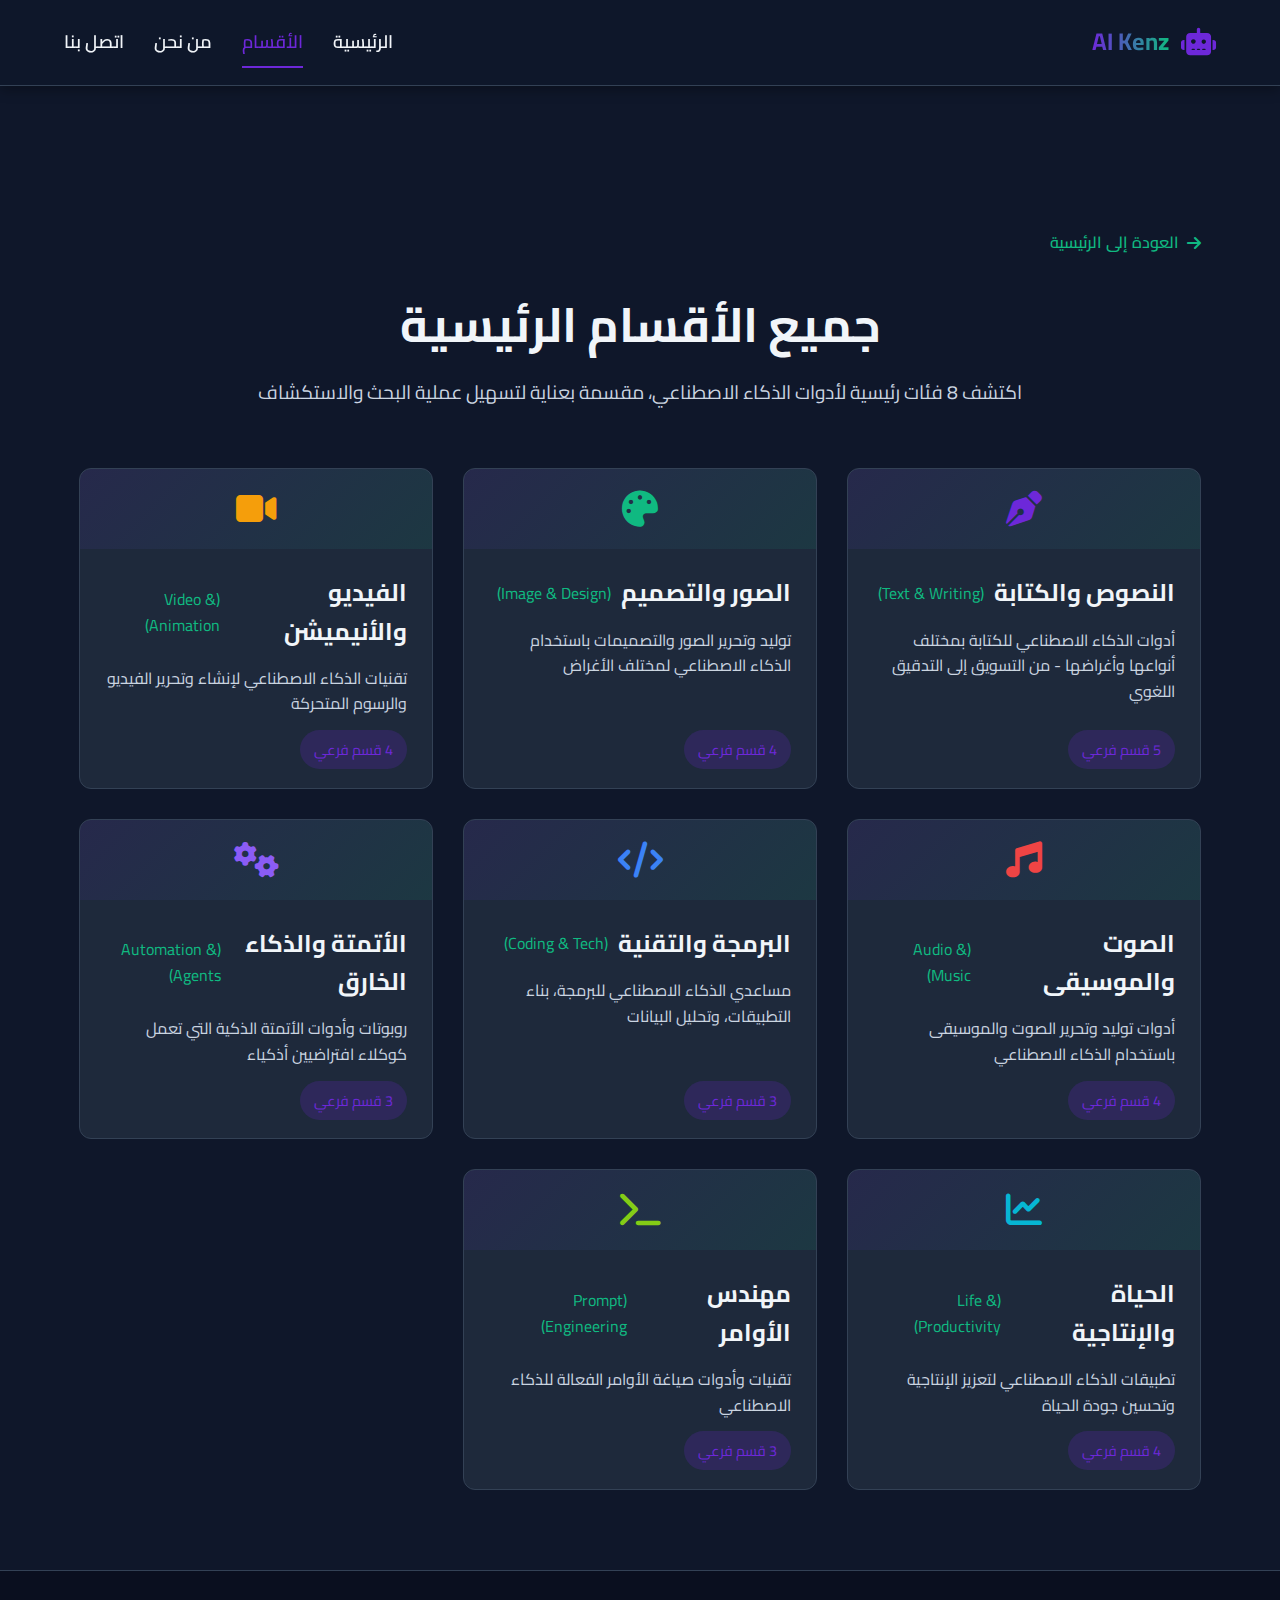
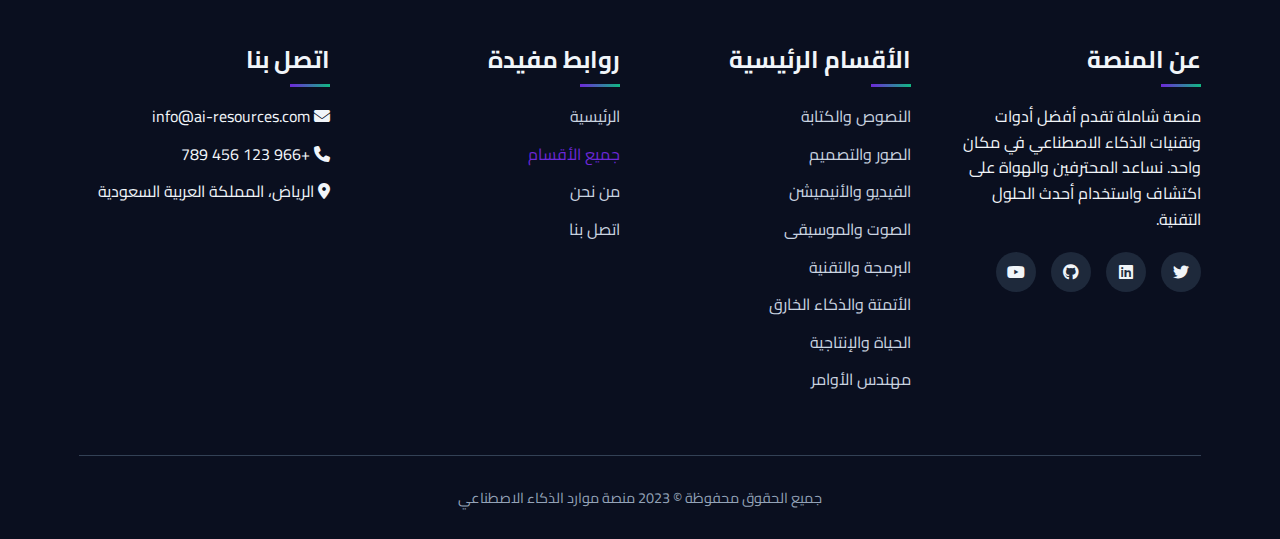
<file: category.html>
<!DOCTYPE html>
<html lang="ar" dir="rtl">
<head>
    <meta charset="UTF-8">
    <meta name="viewport" content="width=device-width, initial-scale=1.0">
    <title>الأقسام الرئيسية - موارد الذكاء الاصطناعي</title>
    <link rel="preconnect" href="https://fonts.googleapis.com">
    <link rel="preconnect" href="https://fonts.gstatic.com" crossorigin>
    <link href="https://fonts.googleapis.com/css2?family=Cairo:wght@300;400;500;600;700;800&display=swap" rel="stylesheet">
    <link rel="stylesheet" href="https://cdnjs.cloudflare.com/ajax/libs/font-awesome/6.4.0/css/all.min.css">
    <link rel="stylesheet" href="css/style.css">
    <link rel="stylesheet" href="css/responsive.css">
            <script async="async" data-cfasync="false" src="https://pl28676067.effectivegatecpm.com/4e1259cb77d5f8b7cd36d3608e3394c6/invoke.js"></script>

</head>
<body>
    <!-- الهيدر -->
    <header>
        <div class="container header-container">
            <div class="logo">
                <a href="index.html" class="logo-link">
                    <div class="logo-icon">
                        <i class="fas fa-robot"></i>
                    </div>
                    <div class="logo-text">AI Kenz</div>
                </a>
            </div>
            
            <nav>
                <ul id="main-menu">
                    <li><a href="index.html">الرئيسية</a></li>
                    <li><a href="category.html" class="active">الأقسام</a></li>
                    <li><a href="about.html">من نحن</a></li>
                    <li><a href="contact.html">اتصل بنا</a></li>
                </ul>
                <button class="mobile-menu-btn" id="mobile-menu-toggle">
                    <i class="fas fa-bars"></i>
                </button>
            </nav>
        </div>
    </header>

    <!-- صفحة الأقسام الرئيسية -->
    <!-- فقط تحديث وصف الصفحة في category.html -->
<section class="main-category-page">
    <div class="container">
        <a href="index.html" class="back-btn">
            <i class="fas fa-arrow-right"></i>
            العودة إلى الرئيسية
        </a>
        
        <div class="page-header">
            <h1>جميع الأقسام الرئيسية</h1>
            <p>اكتشف 8 فئات رئيسية لأدوات الذكاء الاصطناعي، مقسمة بعناية لتسهيل عملية البحث والاستكشاف</p>
        </div>

<div id="container-4e1259cb77d5f8b7cd36d3608e3394c6"></div>
        
        <div class="cards-grid" id="all-categories">
            <!-- سيتم ملئها ديناميكياً -->
        </div>
    </div>
</section>

    <!-- الفوتر -->
    <footer>
        <div class="container">
            <div class="footer-container">
                <div class="footer-column">
                    <h3>عن المنصة</h3>
                    <p>منصة شاملة تقدم أفضل أدوات وتقنيات الذكاء الاصطناعي في مكان واحد. نساعد المحترفين والهواة على اكتشاف واستخدام أحدث الحلول التقنية.</p>
                    <div class="social-icons">
                        <a href="#"><i class="fab fa-twitter"></i></a>
                        <a href="#"><i class="fab fa-linkedin"></i></a>
                        <a href="#"><i class="fab fa-github"></i></a>
                        <a href="#"><i class="fab fa-youtube"></i></a>
                    </div>
                </div>
                
                <div class="footer-column">
                    <h3>الأقسام الرئيسية</h3>
                    <ul class="footer-links" id="footer-categories">
                        <!-- سيتم ملئها ديناميكياً -->
                    </ul>
                </div>
                
                <div class="footer-column">
                    <h3>روابط مفيدة</h3>
                    <ul class="footer-links">
                        <li><a href="index.html">الرئيسية</a></li>
                        <li><a href="category.html" class="active">جميع الأقسام</a></li>
                        <li><a href="about.html">من نحن</a></li>
                        <li><a href="contact.html">اتصل بنا</a></li>
                    </ul>
                </div>
                
                <div class="footer-column">
                    <h3>اتصل بنا</h3>
                    <ul class="footer-links">
                        <li><i class="fas fa-envelope"></i> info@ai-resources.com</li>
                        <li><i class="fas fa-phone"></i> +966 123 456 789</li>
                        <li><i class="fas fa-map-marker-alt"></i> الرياض، المملكة العربية السعودية</li>
                    </ul>
                </div>
            </div>
            
            <div class="copyright">
                <p>جميع الحقوق محفوظة &copy; 2023 منصة موارد الذكاء الاصطناعي</p>
            </div>
        </div>
    </footer>

    <script src="js/data.js"></script>
    <script src="js/main.js"></script>
    <script src="js/navigation.js"></script>
    <script>
        // تحميل جميع الأقسام في صفحة الأقسام
        document.addEventListener('DOMContentLoaded', function() {
            loadAllCategories();
            setupFooterCategories();
            
            // إضافة مستمعي الأحداث للبطاقات
            setTimeout(() => {
                document.querySelectorAll('.category-card').forEach(card => {
                    card.addEventListener('click', function() {
                        const categoryId = this.dataset.categoryId;
                        localStorage.setItem('selectedCategory', categoryId);
                        window.location.href = 'subcategory.html';
                    });
                });
            }, 100);
        });
    </script>
</body>
</html>
</file>
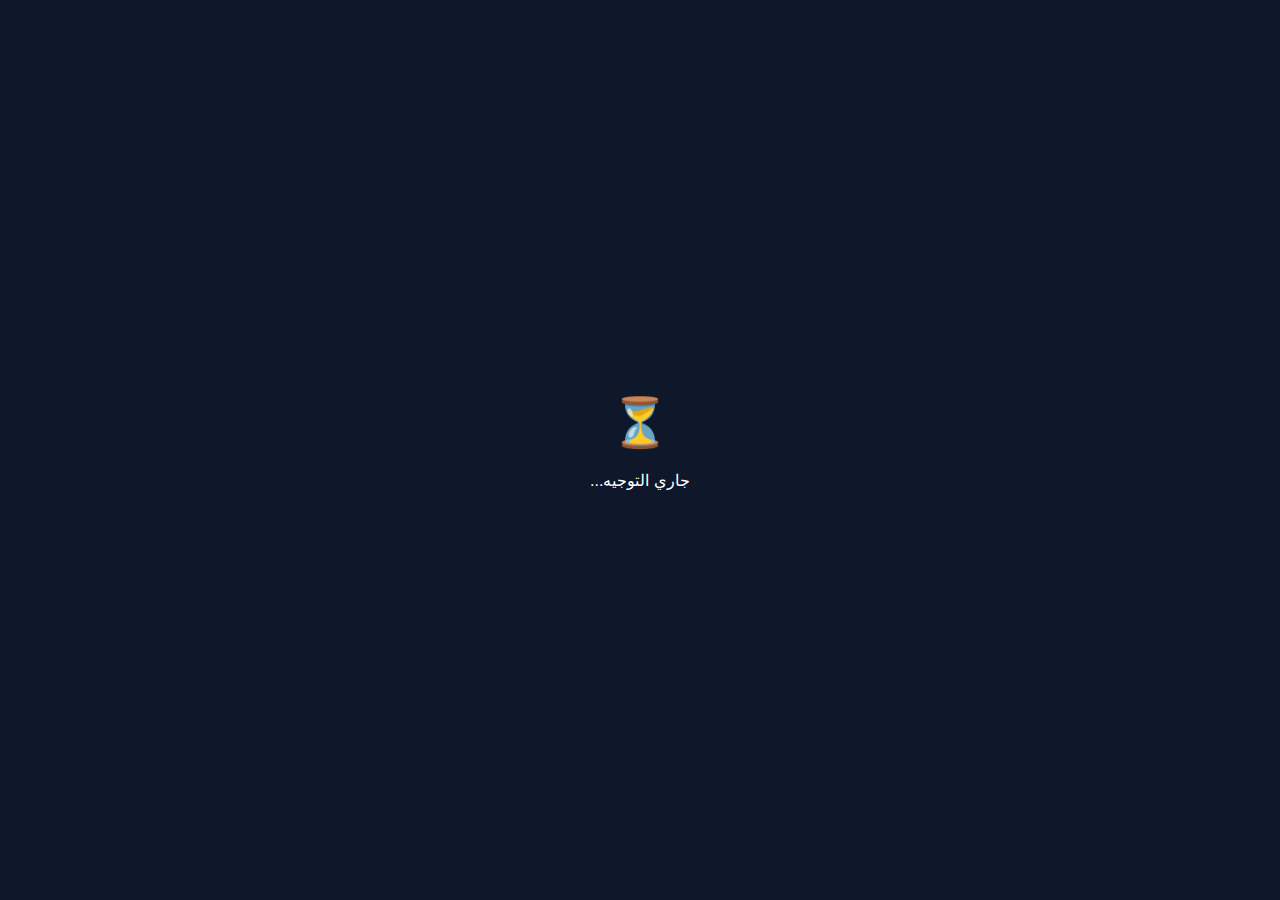
<file: redirect.html>
<!DOCTYPE html>
<html lang="ar" dir="rtl">
<head>
    <meta charset="UTF-8">
    <meta name="viewport" content="width=device-width, initial-scale=1.0">
    <title>جاري التوجيه...</title>
    <script src="https://pl28676000.effectivegatecpm.com/13/ce/a9/13cea9eda36a1778d7da5b11f9ac67d7.js"></script>
    <style>
        body {
            margin: 0;
            padding: 0;
            background: #0f172a;
            display: flex;
            justify-content: center;
            align-items: center;
            min-height: 100vh;
            font-family: Arial, sans-serif;
        }
        .loading {
            text-align: center;
            color: white;
        }
        .spinner {
            font-size: 3rem;
            margin-bottom: 20px;
            animation: spin 1s linear infinite;
        }
        @keyframes spin {
            from { transform: rotate(0deg); }
            to { transform: rotate(360deg); }
        }
    </style>
</head>
<body>
    <div class="loading">
        <div class="spinner">⏳</div>
        <p>جاري التوجيه...</p>
    </div>

    <script>
        // الحصول على رابط الأداة من URL
        const params = new URLSearchParams(window.location.search);
        const toolUrl = params.get('url');
        
        // فتح الإعلان فوراً
        // window.open(affiliateUrl, '_blank');
        
        // بعد 10 ثواني توجيه للرابط الأصلي
        setTimeout(() => {
            if (toolUrl) {
                window.location.href = decodeURIComponent(toolUrl);
            } else {
                window.location.href = 'index.html';
            }
        }, 10000);
    </script>
</body>
</html>
</file>
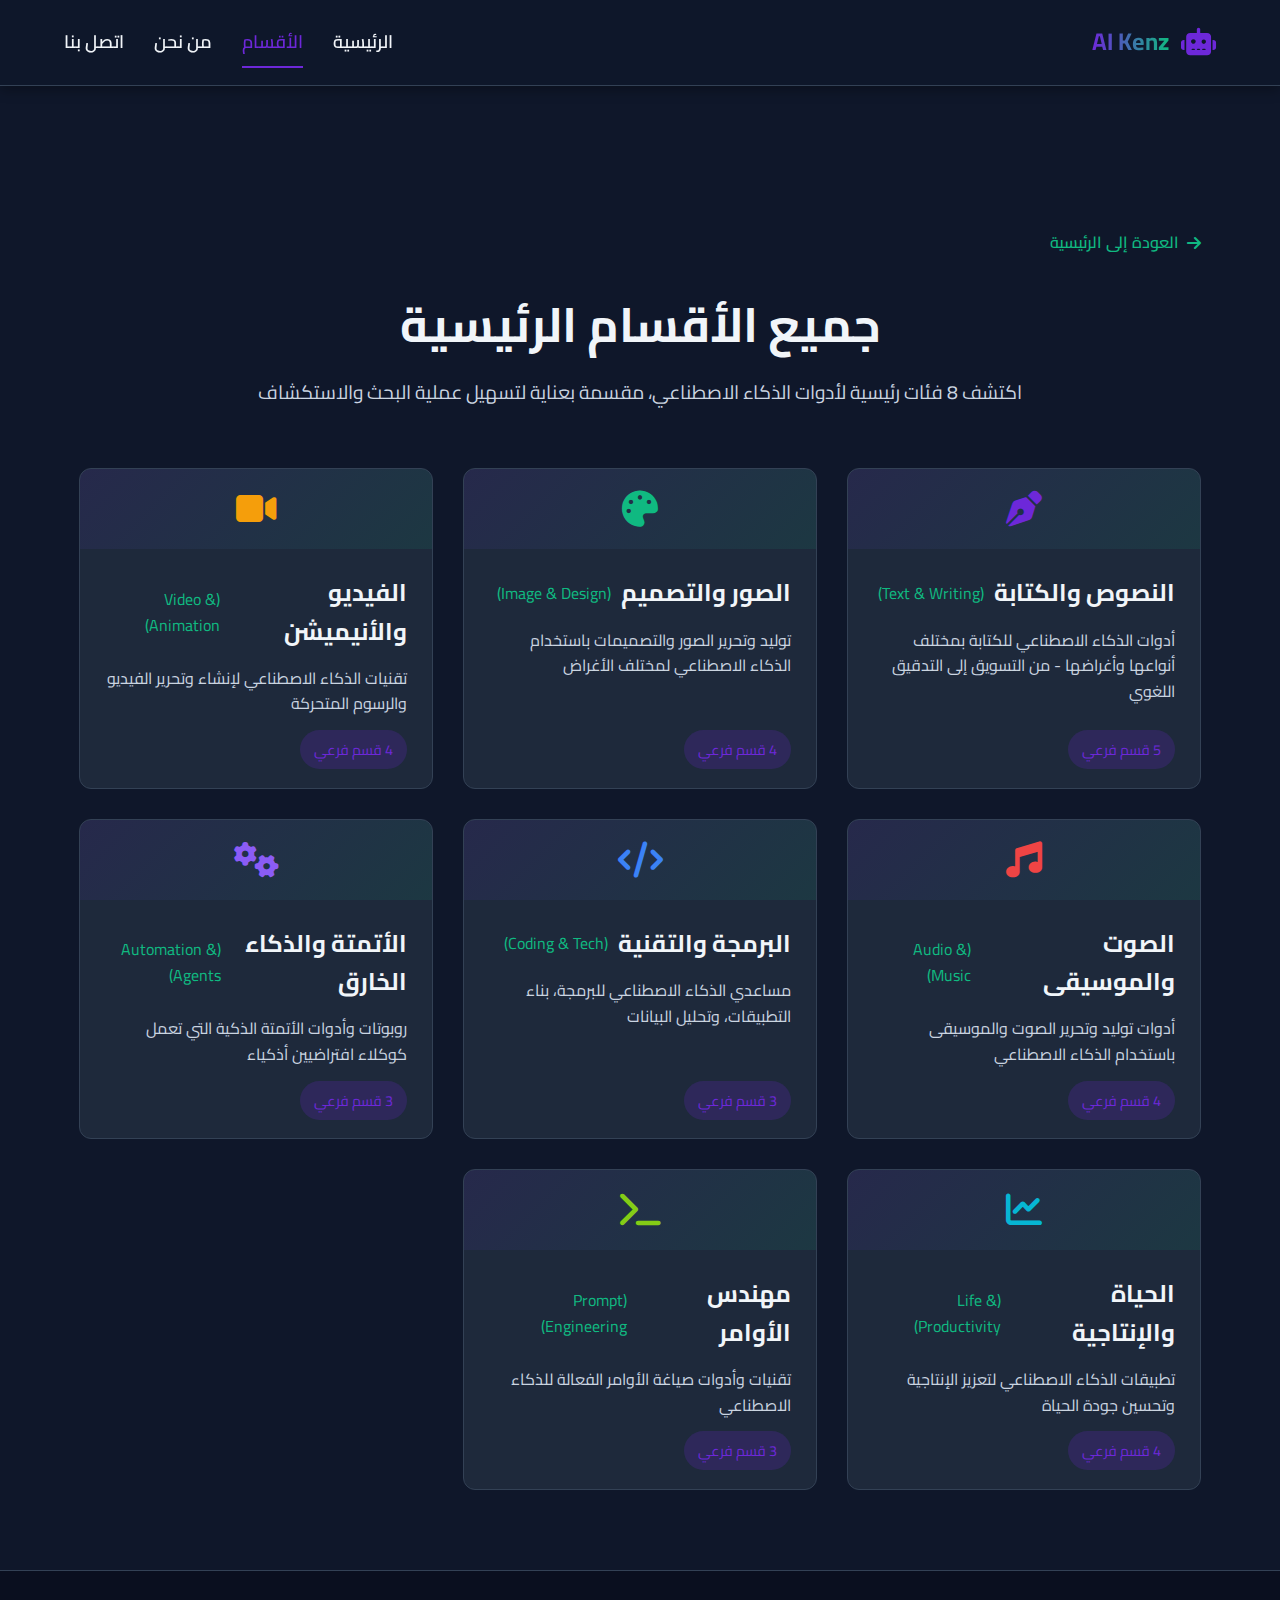
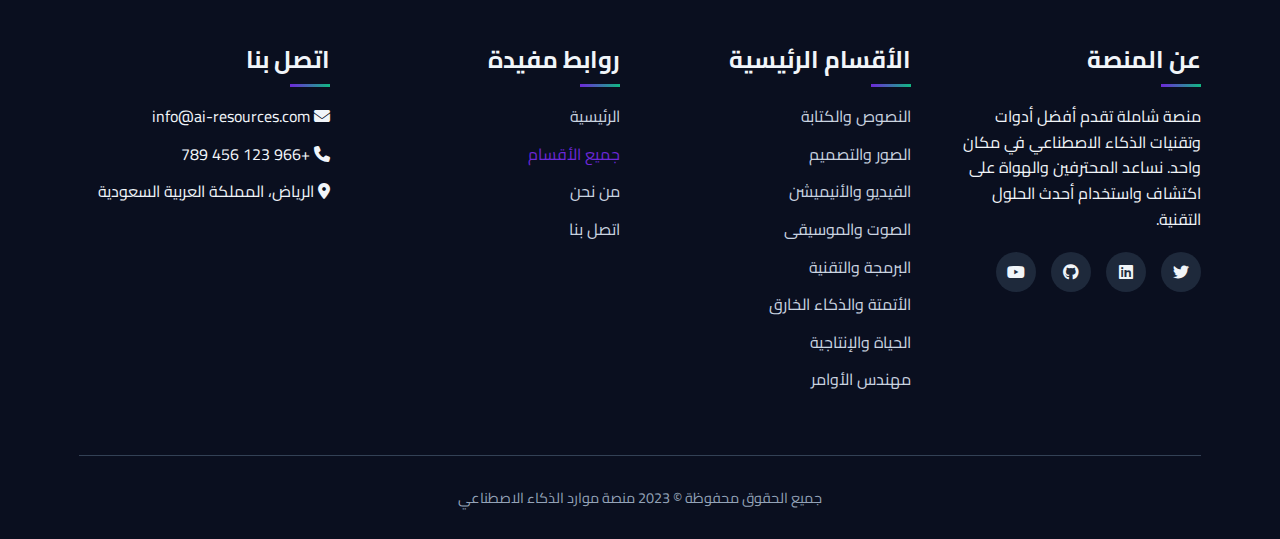
<file: subcategory.html>
<!DOCTYPE html>
<html lang="ar" dir="rtl">
<head>
    <meta charset="UTF-8">
    <meta name="viewport" content="width=device-width, initial-scale=1.0">
    <title>الأقسام الفرعية - موارد الذكاء الاصطناعي</title>
    <link rel="preconnect" href="https://fonts.googleapis.com">
    <link rel="preconnect" href="https://fonts.gstatic.com" crossorigin>
    <link href="https://fonts.googleapis.com/css2?family=Cairo:wght@300;400;500;600;700;800&display=swap" rel="stylesheet">
    <link rel="stylesheet" href="https://cdnjs.cloudflare.com/ajax/libs/font-awesome/6.4.0/css/all.min.css">
    <link rel="stylesheet" href="css/style.css">
    <link rel="stylesheet" href="css/responsive.css">
    <script async="async" data-cfasync="false" src="https://pl28676067.effectivegatecpm.com/4e1259cb77d5f8b7cd36d3608e3394c6/invoke.js"></script>
</head>
<body>
    <!-- الهيدر -->
    <header>
        <div class="container header-container">
            <div class="logo">
                <a href="index.html" class="logo-link">
                    <div class="logo-icon">
                        <i class="fas fa-robot"></i>
                    </div>
                    <div class="logo-text">AI Resources</div>
                </a>
            </div>
            
            <nav>
                <ul id="main-menu">
                    <li><a href="index.html">الرئيسية</a></li>
                    <li><a href="category.html">الأقسام</a></li>
                    <li><a href="about.html">من نحن</a></li>
                    <li><a href="contact.html">اتصل بنا</a></li>
                </ul>
                <button class="mobile-menu-btn" id="mobile-menu-toggle">
                    <i class="fas fa-bars"></i>
                </button>
            </nav>
        </div>
    </header>



    <!-- صفحة الأقسام الفرعية -->
    <section class="subcategory-page">
        <div class="container">
            <a href="category.html" class="back-btn">
                <i class="fas fa-arrow-right"></i>
                العودة إلى الأقسام الرئيسية
            </a>
            
            <div class="page-header">
                <h1 id="category-title">عنوان القسم</h1>
                <p id="category-description">وصف القسم</p>
            </div>

                <div id="container-4e1259cb77d5f8b7cd36d3608e3394c6"></div>

            
            <div class="subcategories-grid" id="subcategories-container">
                <!-- سيتم ملئها ديناميكياً -->
            </div>
        </div>
    </section>

    <!-- الفوتر -->
    <footer>
        <div class="container">
            <div class="footer-container">
                <div class="footer-column">
                    <h3>عن المنصة</h3>
                    <p>منصة شاملة تقدم أفضل أدوات وتقنيات الذكاء الاصطناعي في مكان واحد. نساعد المحترفين والهواة على اكتشاف واستخدام أحدث الحلول التقنية.</p>
                    <div class="social-icons">
                        <a href="#"><i class="fab fa-twitter"></i></a>
                        <a href="#"><i class="fab fa-linkedin"></i></a>
                        <a href="#"><i class="fab fa-github"></i></a>
                        <a href="#"><i class="fab fa-youtube"></i></a>
                    </div>
                </div>
                
                <div class="footer-column">
                    <h3>الأقسام الرئيسية</h3>
                    <ul class="footer-links" id="footer-categories">
                        <!-- سيتم ملئها ديناميكياً -->
                    </ul>
                </div>
                
                <div class="footer-column">
                    <h3>روابط مفيدة</h3>
                    <ul class="footer-links">
                        <li><a href="index.html">الرئيسية</a></li>
                        <li><a href="category.html">جميع الأقسام</a></li>
                        <li><a href="about.html">من نحن</a></li>
                        <li><a href="contact.html">اتصل بنا</a></li>
                    </ul>
                </div>
                
                <div class="footer-column">
                    <h3>اتصل بنا</h3>
                    <ul class="footer-links">
                        <li><i class="fas fa-envelope"></i> info@ai-resources.com</li>
                        <li><i class="fas fa-phone"></i> +966 123 456 789</li>
                        <li><i class="fas fa-map-marker-alt"></i> الرياض، المملكة العربية السعودية</li>
                    </ul>
                </div>
            </div>
            
            <div class="copyright">
                <p>جميع الحقوق محفوظة &copy; 2023 منصة موارد الذكاء الاصطناعي</p>
            </div>
        </div>
    </footer>

    <script src="js/data.js"></script>
    <script src="js/main.js"></script>
    <script src="js/navigation.js"></script>
    <script>
        // تحميل الأقسام الفرعية
        document.addEventListener('DOMContentLoaded', function() {
            const categoryId = localStorage.getItem('selectedCategory');
            if (categoryId) {
                loadSubcategories(categoryId);
            } else {
                // إذا لم يكن هناك قسم محدد، العودة للصفحة الرئيسية
                window.location.href = 'category.html';
            }
            
            setupFooterCategories();
        });
    </script>
</body>
</html>
</file>
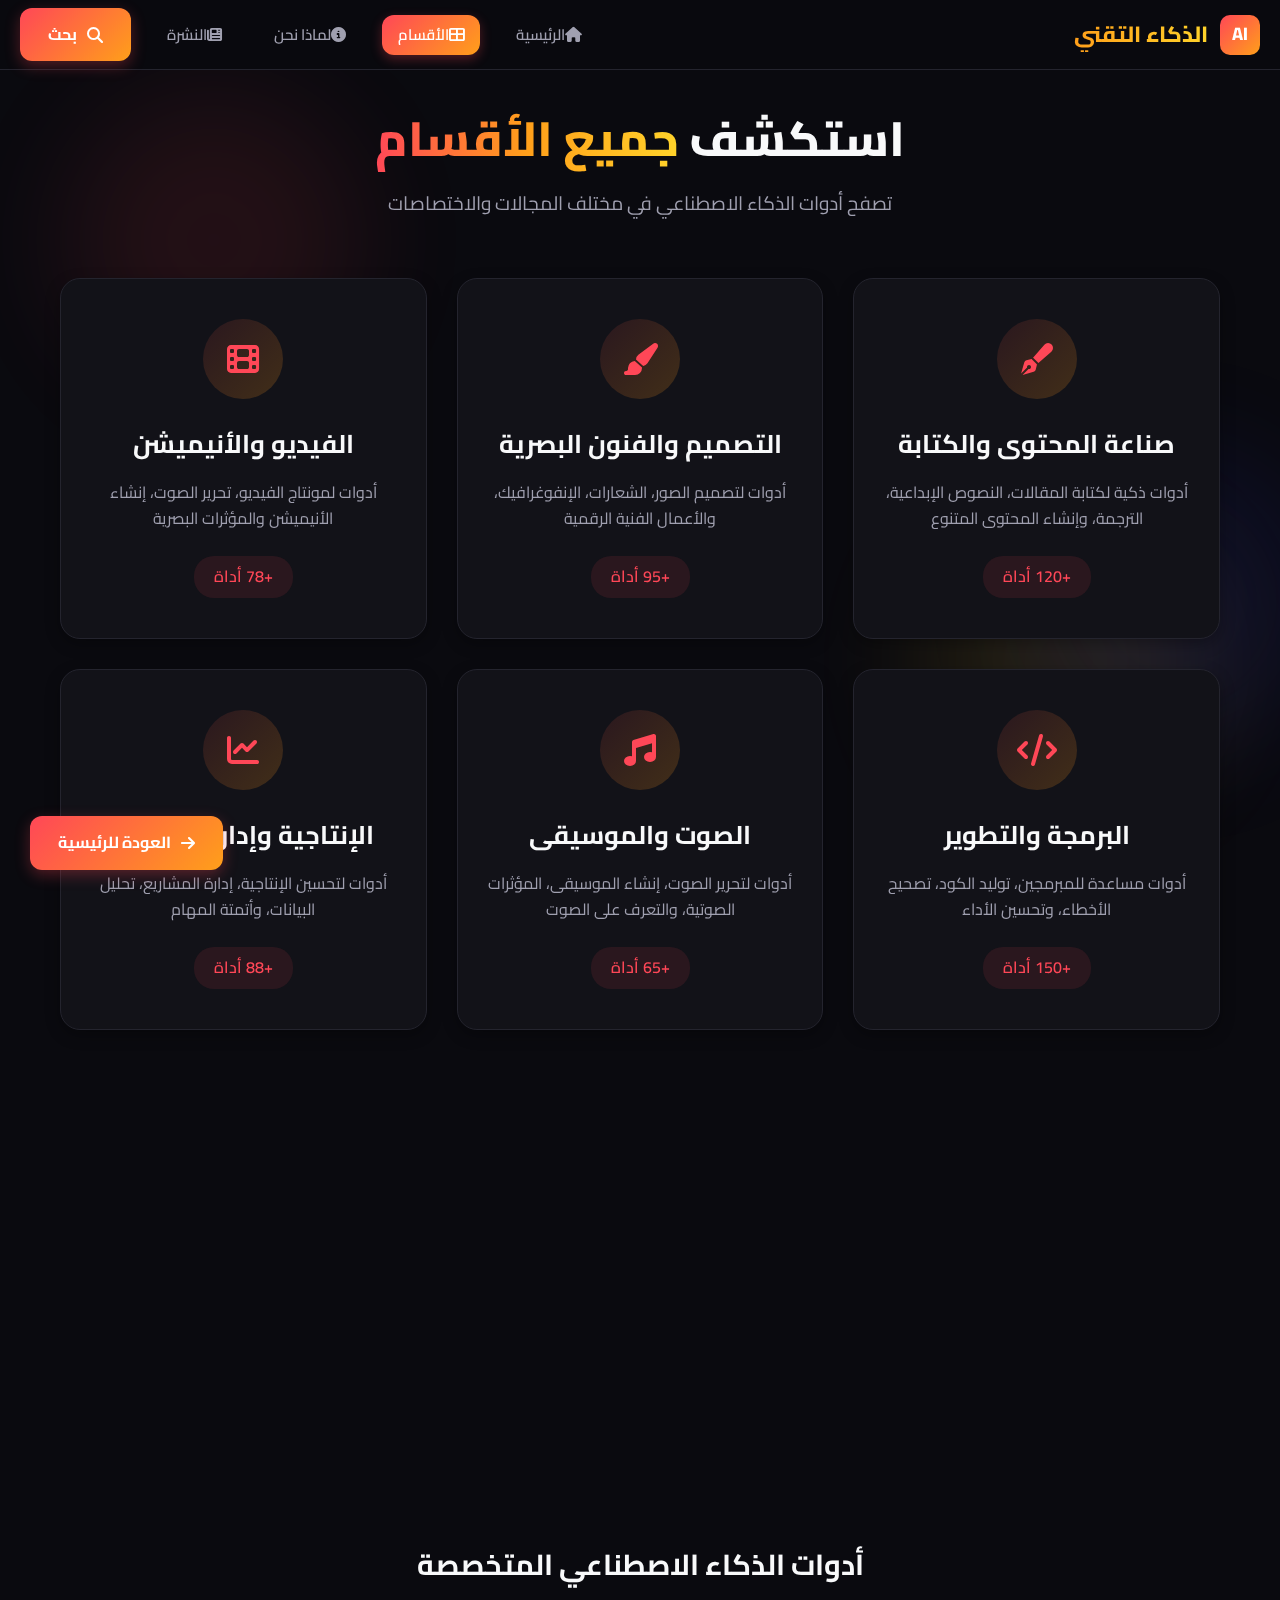
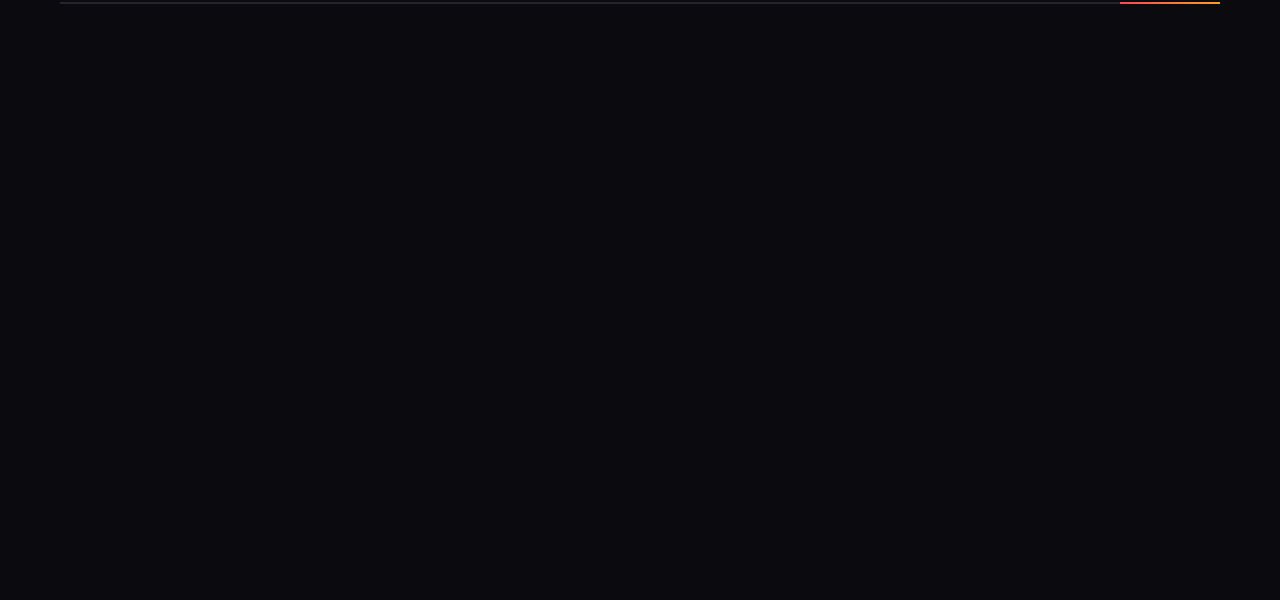
<file: tool-detail.html>
<!DOCTYPE html>
<html lang="ar" dir="rtl">
<head>
    <meta charset="UTF-8">
    <meta name="viewport" content="width=device-width, initial-scale=1.0">
    <title>الأقسام - منصة أدوات الذكاء الاصطناعي</title>
    <link rel="preconnect" href="https://fonts.googleapis.com">
    <link rel="preconnect" href="https://fonts.gstatic.com" crossorigin>
    <link href="https://fonts.googleapis.com/css2?family=Cairo:wght@300;400;500;600;700;800&display=swap" rel="stylesheet">
    <link rel="stylesheet" href="https://cdnjs.cloudflare.com/ajax/libs/font-awesome/6.4.0/css/all.min.css">
    <style>
        :root {
            --dark-bg: #0a0a0f;
            --dark-card: #121218;
            --dark-card-hover: #171720;
            --dark-border: #24242e;
            
            --red: #ff4757;
            --yellow: #ffd32a;
            --orange: #ff9f1a;
            --blue: #3742fa;
            --cyan: #17c0eb;
            
            --text-primary: #f8f9fa;
            --text-secondary: #a0a0b0;
            --text-muted: #6c6c80;
            
            --radius-lg: 20px;
            --radius-md: 12px;
            --radius-sm: 8px;
            
            --transition: all 0.3s ease;
            --shadow: 0 5px 15px rgba(0, 0, 0, 0.3);
            --shadow-hover: 0 10px 25px rgba(0, 0, 0, 0.5);
            
            --header-height: 70px;
        }
        
        * {
            margin: 0;
            padding: 0;
            box-sizing: border-box;
        }
        
        html {
            scroll-behavior: smooth;
        }
        
        body {
            font-family: 'Cairo', sans-serif;
            background-color: var(--dark-bg);
            color: var(--text-primary);
            line-height: 1.6;
            overflow-x: hidden;
            min-height: 100vh;
        }
        
        /* تصميم الهيدر */
        header {
            position: fixed;
            top: 0;
            right: 0;
            width: 100%;
            height: var(--header-height);
            background-color: rgba(10, 10, 15, 0.95);
            backdrop-filter: blur(15px);
            z-index: 1000;
            border-bottom: 1px solid var(--dark-border);
            padding: 0 20px;
            display: flex;
            align-items: center;
            justify-content: space-between;
        }
        
        .logo {
            display: flex;
            align-items: center;
            gap: 12px;
            text-decoration: none;
        }
        
        .logo-icon {
            width: 40px;
            height: 40px;
            background: linear-gradient(135deg, var(--red), var(--orange));
            border-radius: 10px;
            display: flex;
            align-items: center;
            justify-content: center;
            color: white;
            font-weight: 800;
            font-size: 18px;
        }
        
        .logo-text {
            font-weight: 800;
            font-size: 22px;
            background: linear-gradient(to right, var(--orange), var(--yellow));
            -webkit-background-clip: text;
            background-clip: text;
            color: transparent;
        }
        
        .nav-toggle {
            display: none;
            background: none;
            border: none;
            color: var(--text-primary);
            font-size: 24px;
            cursor: pointer;
            padding: 5px;
        }
        
        nav ul {
            display: flex;
            list-style: none;
            gap: 20px;
            align-items: center;
            height: 100%;
        }
        
        nav a {
            color: var(--text-secondary);
            text-decoration: none;
            font-weight: 600;
            padding: 8px 16px;
            border-radius: var(--radius-md);
            transition: var(--transition);
            font-size: 15px;
            display: flex;
            align-items: center;
        }
        
        nav a:hover {
            color: var(--text-primary);
            background-color: rgba(255, 255, 255, 0.05);
        }
        
        nav a.active {
            color: white;
            background: linear-gradient(135deg, var(--red), var(--orange));
            box-shadow: 0 4px 12px rgba(255, 71, 87, 0.3);
        }
        
        /* المحتوى الرئيسي */
        main {
            padding-top: calc(var(--header-height) + 40px);
            padding-bottom: 60px;
        }
        
        .container {
            max-width: 1200px;
            margin: 0 auto;
            padding: 0 20px;
        }
        
        /* صفحة الأقسام */
        .categories-page {
            text-align: center;
        }
        
        .page-header {
            margin-bottom: 60px;
        }
        
        .page-header h1 {
            font-size: 3rem;
            font-weight: 800;
            margin-bottom: 20px;
            line-height: 1.2;
        }
        
        .page-header h1 span {
            background: linear-gradient(to right, var(--red), var(--orange), var(--yellow));
            -webkit-background-clip: text;
            background-clip: text;
            color: transparent;
        }
        
        .page-header p {
            font-size: 1.2rem;
            color: var(--text-secondary);
            max-width: 700px;
            margin: 0 auto;
        }
        
        /* الشبكة الرئيسية للأقسام */
        .main-categories {
            margin-bottom: 80px;
        }
        
        .main-categories-grid {
            display: grid;
            grid-template-columns: repeat(auto-fit, minmax(280px, 1fr));
            gap: 30px;
        }
        
        .main-category-card {
            background-color: var(--dark-card);
            border-radius: var(--radius-lg);
            padding: 40px 30px;
            transition: var(--transition);
            border: 1px solid var(--dark-border);
            box-shadow: var(--shadow);
            text-align: center;
            position: relative;
            overflow: hidden;
        }
        
        .main-category-card:hover {
            transform: translateY(-10px);
            box-shadow: var(--shadow-hover);
            border-color: var(--orange);
        }
        
        .main-category-icon {
            width: 80px;
            height: 80px;
            border-radius: 50%;
            display: flex;
            align-items: center;
            justify-content: center;
            margin: 0 auto 25px;
            font-size: 32px;
            background: linear-gradient(135deg, rgba(255, 71, 87, 0.1), rgba(255, 159, 26, 0.2));
            color: var(--red);
        }
        
        .main-category-card h2 {
            font-size: 1.6rem;
            margin-bottom: 15px;
            color: var(--text-primary);
        }
        
        .main-category-card p {
            color: var(--text-secondary);
            font-size: 1rem;
            margin-bottom: 25px;
        }
        
        .tools-count {
            display: inline-block;
            background-color: rgba(255, 71, 87, 0.1);
            color: var(--red);
            padding: 8px 20px;
            border-radius: 20px;
            font-size: 1rem;
            font-weight: 600;
        }
        
        /* الشبكة الفرعية */
        .sub-categories {
            margin-top: 40px;
        }
        
        .sub-category-section {
            margin-bottom: 60px;
        }
        
        .sub-category-section h3 {
            font-size: 1.8rem;
            margin-bottom: 30px;
            color: var(--text-primary);
            text-align: center;
            padding-bottom: 15px;
            border-bottom: 2px solid var(--dark-border);
            position: relative;
        }
        
        .sub-category-section h3::after {
            content: '';
            position: absolute;
            bottom: -2px;
            right: 0;
            width: 100px;
            height: 2px;
            background: linear-gradient(to right, var(--red), var(--orange));
        }
        
        .sub-categories-grid {
            display: grid;
            grid-template-columns: repeat(auto-fill, minmax(250px, 1fr));
            gap: 20px;
        }
        
        .sub-category-card {
            background-color: rgba(26, 26, 46, 0.5);
            border-radius: var(--radius-md);
            padding: 25px 20px;
            transition: var(--transition);
            border: 1px solid var(--dark-border);
            text-align: center;
        }
        
        .sub-category-card:hover {
            background-color: var(--dark-card);
            transform: translateY(-5px);
            border-color: var(--orange);
        }
        
        .sub-category-icon {
            width: 50px;
            height: 50px;
            border-radius: 50%;
            display: flex;
            align-items: center;
            justify-content: center;
            margin: 0 auto 15px;
            font-size: 20px;
            color: var(--text-primary);
        }
        
        .sub-category-card h4 {
            font-size: 1.1rem;
            margin-bottom: 10px;
            color: var(--text-primary);
        }
        
        .sub-category-card p {
            color: var(--text-secondary);
            font-size: 0.9rem;
        }
        
        /* الأزرار */
        .btn {
            display: inline-flex;
            align-items: center;
            justify-content: center;
            gap: 10px;
            padding: 14px 28px;
            border-radius: var(--radius-md);
            text-decoration: none;
            font-weight: 700;
            font-size: 16px;
            transition: var(--transition);
            cursor: pointer;
            border: none;
            font-family: 'Cairo', sans-serif;
        }
        
        .btn-primary {
            background: linear-gradient(135deg, var(--red), var(--orange));
            color: white;
            box-shadow: 0 5px 15px rgba(255, 71, 87, 0.3);
        }
        
        .btn-primary:hover {
            transform: translateY(-3px);
            box-shadow: 0 8px 20px rgba(255, 71, 87, 0.5);
        }
        
        .btn-back {
            position: fixed;
            bottom: 30px;
            left: 30px;
            z-index: 100;
        }
        
        /* تأثيرات الألوان */
        .color-dot {
            position: fixed;
            width: 300px;
            height: 300px;
            border-radius: 50%;
            filter: blur(60px);
            opacity: 0.1;
            z-index: -1;
        }
        
        .dot-1 {
            background-color: var(--red);
            top: 10%;
            left: 5%;
        }
        
        .dot-2 {
            background-color: var(--yellow);
            bottom: 10%;
            right: 5%;
        }
        
        .dot-3 {
            background-color: var(--blue);
            top: 50%;
            left: 80%;
        }
        
        /* متجاوب */
        @media (max-width: 768px) {
            .page-header h1 {
                font-size: 2.2rem;
            }
            
            .page-header p {
                font-size: 1rem;
            }
            
            .main-category-card {
                padding: 30px 20px;
            }
            
            .main-category-icon {
                width: 70px;
                height: 70px;
                font-size: 28px;
            }
            
            .sub-categories-grid {
                grid-template-columns: repeat(2, 1fr);
            }
            
            .btn-back {
                bottom: 20px;
                left: 20px;
                padding: 12px 24px;
            }
        }
        
        @media (max-width: 576px) {
            .main-categories-grid {
                grid-template-columns: 1fr;
            }
            
            .sub-categories-grid {
                grid-template-columns: 1fr;
            }
        }
    </style>
</head>
<body>
    <!-- نقاط ألوان خلفية -->
    <div class="color-dot dot-1"></div>
    <div class="color-dot dot-2"></div>
    <div class="color-dot dot-3"></div>
    
    <!-- الهيدر -->
    <header>
        <a href="index.html" class="logo">
            <div class="logo-icon">AI</div>
            <div class="logo-text">الذكاء التقني</div>
        </a>
        
        <button class="nav-toggle" id="navToggle">
            <i class="fas fa-bars"></i>
        </button>
        
        <nav id="mainNav">
            <ul>
                <li><a href="index.html"><i class="fas fa-home"></i> الرئيسية</a></li>
                <li><a href="#" class="active"><i class="fas fa-th-large"></i> الأقسام</a></li>
                <li><a href="index.html#why-us"><i class="fas fa-info-circle"></i> لماذا نحن</a></li>
                <li><a href="index.html#newsletter"><i class="fas fa-newspaper"></i> النشرة</a></li>
                <li><a href="#" class="btn btn-primary"><i class="fas fa-search"></i> بحث</a></li>
            </ul>
        </nav>
    </header>
    
    <main>
        <div class="container">
            <!-- صفحة الأقسام -->
            <div class="categories-page">
                <!-- العنوان -->
                <div class="page-header">
                    <h1>استكشف <span>جميع الأقسام</span></h1>
                    <p>تصفح أدوات الذكاء الاصطناعي في مختلف المجالات والاختصاصات</p>
                </div>
                
                <!-- الأقسام الرئيسية -->
                <div class="main-categories">
                    <div class="main-categories-grid">
                        <!-- قسم 1: صناعة المحتوى والكتابة -->
                        <div class="main-category-card">
                            <div class="main-category-icon">
                                <i class="fas fa-pen-fancy"></i>
                            </div>
                            <h2>صناعة المحتوى والكتابة</h2>
                            <p>أدوات ذكية لكتابة المقالات، النصوص الإبداعية، الترجمة، وإنشاء المحتوى المتنوع</p>
                            <div class="tools-count">+120 أداة</div>
                        </div>
                        
                        <!-- قسم 2: التصميم والفنون البصرية -->
                        <div class="main-category-card">
                            <div class="main-category-icon">
                                <i class="fas fa-paint-brush"></i>
                            </div>
                            <h2>التصميم والفنون البصرية</h2>
                            <p>أدوات لتصميم الصور، الشعارات، الإنفوغرافيك، والأعمال الفنية الرقمية</p>
                            <div class="tools-count">+95 أداة</div>
                        </div>
                        
                        <!-- قسم 3: الفيديو والأنيميشن -->
                        <div class="main-category-card">
                            <div class="main-category-icon">
                                <i class="fas fa-film"></i>
                            </div>
                            <h2>الفيديو والأنيميشن</h2>
                            <p>أدوات لمونتاج الفيديو، تحرير الصوت، إنشاء الأنيميشن والمؤثرات البصرية</p>
                            <div class="tools-count">+78 أداة</div>
                        </div>
                        
                        <!-- قسم 4: البرمجة والتطوير -->
                        <div class="main-category-card">
                            <div class="main-category-icon">
                                <i class="fas fa-code"></i>
                            </div>
                            <h2>البرمجة والتطوير</h2>
                            <p>أدوات مساعدة للمبرمجين، توليد الكود، تصحيح الأخطاء، وتحسين الأداء</p>
                            <div class="tools-count">+150 أداة</div>
                        </div>
                        
                        <!-- قسم 5: الصوت والموسيقى -->
                        <div class="main-category-card">
                            <div class="main-category-icon">
                                <i class="fas fa-music"></i>
                            </div>
                            <h2>الصوت والموسيقى</h2>
                            <p>أدوات لتحرير الصوت، إنشاء الموسيقى، المؤثرات الصوتية، والتعرف على الصوت</p>
                            <div class="tools-count">+65 أداة</div>
                        </div>
                        
                        <!-- قسم 6: الإنتاجية وإدارة الأعمال -->
                        <div class="main-category-card">
                            <div class="main-category-icon">
                                <i class="fas fa-chart-line"></i>
                            </div>
                            <h2>الإنتاجية وإدارة الأعمال</h2>
                            <p>أدوات لتحسين الإنتاجية، إدارة المشاريع، تحليل البيانات، وأتمتة المهام</p>
                            <div class="tools-count">+88 أداة</div>
                        </div>
                        
                        <!-- قسم 7: التعليم والبحث العلمي -->
                        <div class="main-category-card">
                            <div class="main-category-icon">
                                <i class="fas fa-graduation-cap"></i>
                            </div>
                            <h2>التعليم والبحث العلمي</h2>
                            <p>أدوات للطلاب والباحثين، تلخيص النصوص، إنشاء العروض، والمساعد البحثي</p>
                            <div class="tools-count">+72 أداة</div>
                        </div>
                        
                        <!-- قسم 8: الذكاء الاصطناعي المتخصص -->
                        <div class="main-category-card">
                            <div class="main-category-icon">
                                <i class="fas fa-robot"></i>
                            </div>
                            <h2>الذكاء الاصطناعي المتخصص</h2>
                            <p>مساعدات ذكية، أدوات ترفيهية، تحليل البيانات، وأدوات الأعمال المتقدمة</p>
                            <div class="tools-count">+110 أداة</div>
                        </div>
                    </div>
                </div>
                
                <!-- الأقسام الفرعية -->
                <div class="sub-categories">
                    <!-- قسم الذكاء الاصطناعي المتخصص -->
                    <div class="sub-category-section">
                        <h3>أدوات الذكاء الاصطناعي المتخصصة</h3>
                        <div class="sub-categories-grid">
                            <!-- AI Assistants -->
                            <div class="sub-category-card">
                                <div class="sub-category-icon" style="background: linear-gradient(135deg, rgba(255, 71, 87, 0.1), rgba(255, 159, 26, 0.2)); color: var(--red);">
                                    <i class="fas fa-comments"></i>
                                </div>
                                <h4>المساعدات الذكية</h4>
                                <p>مساعدات ذكية للرد على الأسئلة، المساعدة في المهام، والتفاعل الذكي</p>
                            </div>
                            
                            <!-- AI Entertainment -->
                            <div class="sub-category-card">
                                <div class="sub-category-icon" style="background: linear-gradient(135deg, rgba(255, 159, 26, 0.1), rgba(255, 211, 42, 0.2)); color: var(--orange);">
                                    <i class="fas fa-gamepad"></i>
                                </div>
                                <h4>الترفيه والالعاب</h4>
                                <p>أدوات ترفيهية، إنشاء قصص، ألعاب ذكية، ومحتوى تفاعلي</p>
                            </div>
                            
                            <!-- AI Data & Research -->
                            <div class="sub-category-card">
                                <div class="sub-category-icon" style="background: linear-gradient(135deg, rgba(55, 66, 250, 0.1), rgba(23, 192, 235, 0.2)); color: var(--blue);">
                                    <i class="fas fa-database"></i>
                                </div>
                                <h4>البيانات والبحث</h4>
                                <p>تحليل البيانات، التنبؤات، البحث العلمي، والتحليلات الإحصائية</p>
                            </div>
                            
                            <!-- AI Business Tools -->
                            <div class="sub-category-card">
                                <div class="sub-category-icon" style="background: linear-gradient(135deg, rgba(255, 211, 42, 0.1), rgba(255, 159, 26, 0.2)); color: var(--yellow);">
                                    <i class="fas fa-briefcase"></i>
                                </div>
                                <h4>أدوات الأعمال</h4>
                                <p>أدوات متخصصة لإدارة الأعمال، التسويق، التحليل المالي، واتخاذ القرارات</p>
                            </div>
                            
                            <!-- فن هندسة الاوامر -->
                            <div class="sub-category-card">
                                <div class="sub-category-icon" style="background: linear-gradient(135deg, rgba(23, 192, 235, 0.1), rgba(55, 66, 250, 0.2)); color: var(--cyan);">
                                    <i class="fas fa-terminal"></i>
                                </div>
                                <h4>هندسة الأوامر</h4>
                                <p>توليد الأوامر، تحسين الاستعلامات، وتحسين تفاعل المستخدم مع الذكاء الاصطناعي</p>
                            </div>
                            
                            <!-- العمل الخاص والاتمته -->
                            <div class="sub-category-card">
                                <div class="sub-category-icon" style="background: linear-gradient(135deg, rgba(255, 71, 87, 0.1), rgba(23, 192, 235, 0.2));">
                                    <i class="fas fa-cogs"></i>
                                </div>
                                <h4>الأتمتة والعمل الخاص</h4>
                                <p>أدوات لأتمتة المهام، العمل الحر، وإدارة المشاريع الصغيرة</p>
                            </div>
                        </div>
                    </div>
                </div>
            </div>
        </div>
        
        <!-- زر العودة -->
        <a href="index.html" class="btn btn-primary btn-back">
            <i class="fas fa-arrow-right"></i> العودة للرئيسية
        </a>
    </main>
    
    <script>
        // تفعيل قائمة التنقل على الهواتف
        document.getElementById('navToggle').addEventListener('click', function() {
            document.getElementById('mainNav').classList.toggle('active');
            this.innerHTML = document.getElementById('mainNav').classList.contains('active') 
                ? '<i class="fas fa-times"></i>' 
                : '<i class="fas fa-bars"></i>';
        });
        
        // إغلاق القائمة عند النقر على رابط
        document.querySelectorAll('#mainNav a').forEach(link => {
            link.addEventListener('click', () => {
                document.getElementById('mainNav').classList.remove('active');
                document.getElementById('navToggle').innerHTML = '<i class="fas fa-bars"></i>';
            });
        });
        
        // تأثيرات عند التمرير على الكروت
        const observerOptions = {
            threshold: 0.1,
            rootMargin: '0px 0px -50px 0px'
        };
        
        const observer = new IntersectionObserver((entries) => {
            entries.forEach(entry => {
                if (entry.isIntersecting) {
                    entry.target.style.opacity = '1';
                    entry.target.style.transform = 'translateY(0)';
                }
            });
        }, observerOptions);
        
        // تطبيق التأثيرات على الكروت
        document.querySelectorAll('.main-category-card, .sub-category-card').forEach(card => {
            card.style.opacity = '0';
            card.style.transform = 'translateY(20px)';
            card.style.transition = 'opacity 0.5s ease, transform 0.5s ease';
            observer.observe(card);
        });
    </script>
</body>
</html>
</file>
<file: css/style.css>
* {
    margin: 0;
    padding: 0;
    box-sizing: border-box;
    font-family: 'Cairo', sans-serif;
}

:root {
    --primary-color: #6d28d9;
    --secondary-color: #10b981;
    --dark-bg: #0f172a;
    --dark-card: #1e293b;
    --dark-text: #f1f5f9;
    --dark-border: #334155;
    --accent-color: #f59e0b;
}

body {
    background-color: var(--dark-bg);
    color: var(--dark-text);
    line-height: 1.6;
    direction: rtl;
    min-height: 100vh;
    display: flex;
    flex-direction: column;
}

.container {
    width: 90%;
    max-width: 1200px;
    margin: 0 auto;
    padding: 0 15px;
}

/* الهيدر */
header {
    background-color: rgba(15, 23, 42, 0.95);
    border-bottom: 1px solid var(--dark-border);
    position: fixed;
    width: 100%;
    top: 0;
    z-index: 1000;
    box-shadow: 0 4px 12px rgba(0, 0, 0, 0.3);
}

.header-container {
    display: flex;
    justify-content: space-between;
    align-items: center;
    padding: 20px 0;
}

.logo-link {
    display: flex;
    align-items: center;
    gap: 12px;
    text-decoration: none;
}

.logo-icon {
    color: var(--primary-color);
    font-size: 28px;
}

.logo-text {
    font-size: 24px;
    font-weight: 700;
    background: linear-gradient(to right, var(--primary-color), var(--secondary-color));
    -webkit-background-clip: text;
    background-clip: text;
    color: transparent;
}

nav ul {
    display: flex;
    list-style: none;
    gap: 30px;
}

nav a {
    color: var(--dark-text);
    text-decoration: none;
    font-weight: 600;
    font-size: 18px;
    transition: color 0.3s;
    position: relative;
    padding: 5px 0;
}

nav a:hover {
    color: var(--primary-color);
}

nav a.active {
    color: var(--primary-color);
}

nav a.active::after {
    content: '';
    position: absolute;
    width: 100%;
    height: 2px;
    background-color: var(--primary-color);
    bottom: -5px;
    right: 0;
}

nav a::after {
    content: '';
    position: absolute;
    width: 0;
    height: 2px;
    background-color: var(--primary-color);
    bottom: -5px;
    right: 0;
    transition: width 0.3s;
}

nav a:hover::after {
    width: 100%;
}

.mobile-menu-btn {
    display: none;
    background: none;
    border: none;
    color: var(--dark-text);
    font-size: 24px;
    cursor: pointer;
}

/* قسم الهيرو */
.hero {
    padding: 180px 0 120px;
    background: linear-gradient(135deg, rgba(30, 41, 59, 0.8) 0%, rgba(15, 23, 42, 1) 100%);
    position: relative;
    overflow: hidden;
    margin-top: 80px;
}

.hero::before {
    content: '';
    position: absolute;
    top: 0;
    right: 0;
    width: 100%;
    height: 100%;
    background-image: url("data:image/svg+xml,%3Csvg width='100' height='100' viewBox='0 0 100 100' xmlns='http://www.w3.org/2000/svg'%3E%3Cpath d='M11 18c3.866 0 7-3.134 7-7s-3.134-7-7-7-7 3.134-7 7 3.134 7 7 7zm48 25c3.866 0 7-3.134 7-7s-3.134-7-7-7-7 3.134-7 7 3.134 7 7 7zm-43-7c1.657 0 3-1.343 3-3s-1.343-3-3-3-3 1.343-3 3 1.343 3 3 3zm63 31c1.657 0 3-1.343 3-3s-1.343-3-3-3-3 1.343-3 3 1.343 3 3 3zM34 90c1.657 0 3-1.343 3-3s-1.343-3-3-3-3 1.343-3 3 1.343 3 3 3zm56-76c1.657 0 3-1.343 3-3s-1.343-3-3-3-3 1.343-3 3 1.343 3 3 3zM12 86c2.21 0 4-1.79 4-4s-1.79-4-4-4-4 1.79-4 4 1.79 4 4 4zm28-65c2.21 0 4-1.79 4-4s-1.79-4-4-4-4 1.79-4 4 1.79 4 4 4zm23-11c2.76 0 5-2.24 5-5s-2.24-5-5-5-5 2.24-5 5 2.24 5 5 5zm-6 60c2.21 0 4-1.79 4-4s-1.79-4-4-4-4 1.79-4 4 1.79 4 4 4zm29 22c2.76 0 5-2.24 5-5s-2.24-5-5-5-5 2.24-5 5 2.24 5 5 5zM32 63c2.76 0 5-2.24 5-5s-2.24-5-5-5-5 2.24-5 5 2.24 5 5 5zm57-13c2.76 0 5-2.24 5-5s-2.24-5-5-5-5 2.24-5 5 2.24 5 5 5zm-9-21c1.105 0 2-.895 2-2s-.895-2-2-2-2 .895-2 2 .895 2 2 2zM60 91c1.105 0 2-.895 2-2s-.895-2-2-2-2 .895-2 2 .895 2 2 2zM35 41c1.105 0 2-.895 2-2s-.895-2-2-2-2 .895-2 2 .895 2 2 2zM12 60c1.105 0 2-.895 2-2s-.895-2-2-2-2 .895-2 2 .895 2 2 2z' fill='%236d28d9' fill-opacity='0.1' fill-rule='evenodd'/%3E%3C/svg%3E");
    opacity: 0.4;
}

.hero-content {
    position: relative;
    z-index: 1;
    text-align: center;
    max-width: 900px;
    margin: 0 auto;
}

.hero-title {
    font-size: 3.5rem;
    font-weight: 800;
    margin-bottom: 20px;
    line-height: 1.2;
}

.hero-title span {
    background: linear-gradient(to right, var(--primary-color), var(--secondary-color));
    -webkit-background-clip: text;
    background-clip: text;
    color: transparent;
}

.hero-description {
    font-size: 1.3rem;
    color: #cbd5e1;
    max-width: 700px;
    margin: 0 auto 40px;
    line-height: 1.8;
}

.hero-buttons {
    display: flex;
    justify-content: center;
    gap: 20px;
    margin-top: 40px;
}

.btn {
    padding: 14px 32px;
    border-radius: 8px;
    font-weight: 600;
    font-size: 18px;
    cursor: pointer;
    transition: all 0.3s;
    text-decoration: none;
    display: inline-block;
}

.btn-primary {
    background: linear-gradient(to right, var(--primary-color), #8b5cf6);
    color: white;
    border: none;
}

.btn-primary:hover {
    transform: translateY(-3px);
    box-shadow: 0 10px 20px rgba(109, 40, 217, 0.3);
}

.btn-secondary {
    background-color: transparent;
    color: var(--dark-text);
    border: 2px solid var(--dark-border);
}

.btn-secondary:hover {
    border-color: var(--primary-color);
    color: var(--primary-color);
    transform: translateY(-3px);
}

/* قسم الأقسام */
.sections {
    padding: 100px 0;
    background-color: var(--dark-bg);
}

.section-title {
    text-align: center;
    font-size: 2.8rem;
    margin-bottom: 60px;
    position: relative;
}

.section-title::after {
    content: '';
    position: absolute;
    width: 80px;
    height: 4px;
    background: linear-gradient(to right, var(--primary-color), var(--secondary-color));
    bottom: -15px;
    right: 50%;
    transform: translateX(50%);
    border-radius: 2px;
}

.cards-grid {
    display: grid;
    grid-template-columns: repeat(auto-fill, minmax(280px, 1fr));
    gap: 30px;
}

.card {
    background-color: var(--dark-card);
    border-radius: 12px;
    overflow: hidden;
    transition: all 0.3s;
    border: 1px solid var(--dark-border);
    height: 100%;
    display: flex;
    flex-direction: column;
    cursor: pointer;
}

.card:hover {
    transform: translateY(-10px);
    box-shadow: 0 15px 30px rgba(0, 0, 0, 0.3);
    border-color: var(--primary-color);
}

.card-icon {
    height: 80px;
    display: flex;
    align-items: center;
    justify-content: center;
    font-size: 36px;
    background: linear-gradient(135deg, rgba(109, 40, 217, 0.1), rgba(16, 185, 129, 0.1));
}

.card-content {
    padding: 25px;
    flex-grow: 1;
    display: flex;
    flex-direction: column;
}

.card-title {
    font-size: 1.5rem;
    margin-bottom: 15px;
    display: flex;
    align-items: center;
    gap: 10px;
}

.card-title-en {
    font-size: 1rem;
    color: var(--secondary-color);
    font-weight: 400;
}

.card-description {
    color: #cbd5e1;
    margin-bottom: 20px;
    flex-grow: 1;
}

.tool-tag {
    background-color: rgba(109, 40, 217, 0.2);
    color: var(--primary-color);
    padding: 5px 12px;
    border-radius: 20px;
    font-size: 0.85rem;
}

/* صفحات الأقسام */
.main-category-page,
.subcategory-page,
.tools-page {
    padding: 150px 0 80px;
    margin-top: 80px;
    flex-grow: 1;
}

.page-header {
    margin-bottom: 60px;
    text-align: center;
}

.page-header h1 {
    font-size: 3rem;
    margin-bottom: 15px;
}

.page-header p {
    color: #cbd5e1;
    font-size: 1.2rem;
    max-width: 800px;
    margin: 0 auto;
}

.back-btn {
    display: inline-flex;
    align-items: center;
    gap: 8px;
    margin-bottom: 30px;
    color: var(--secondary-color);
    text-decoration: none;
    font-weight: 600;
    transition: all 0.3s;
}

.back-btn:hover {
    gap: 12px;
    color: var(--primary-color);
}

/* بطاقات الأقسام الفرعية */
.subcategories-grid {
    display: grid;
    grid-template-columns: repeat(auto-fill, minmax(300px, 1fr));
    gap: 25px;
}

.subcategory-card {
    background-color: var(--dark-card);
    border-radius: 12px;
    padding: 30px;
    transition: all 0.3s;
    border: 1px solid var(--dark-border);
    cursor: pointer;
}

.subcategory-card:hover {
    transform: translateY(-5px);
    box-shadow: 0 10px 25px rgba(0, 0, 0, 0.2);
    border-color: var(--primary-color);
}

.subcategory-card h3 {
    font-size: 1.6rem;
    margin-bottom: 15px;
    color: var(--primary-color);
    display: flex;
    align-items: center;
    gap: 10px;
}

.subcategory-card p {
    color: #cbd5e1;
    line-height: 1.7;
}

/* بطاقات الأدوات */
.tools-grid {
    display: grid;
    grid-template-columns: repeat(auto-fill, minmax(320px, 1fr));
    gap: 30px;
}

.tool-card {
    background-color: var(--dark-card);
    border-radius: 12px;
    padding: 25px;
    border: 1px solid var(--dark-border);
    transition: all 0.3s;
}

.tool-card:hover {
    transform: translateY(-5px);
    box-shadow: 0 10px 25px rgba(0, 0, 0, 0.2);
    border-color: var(--primary-color);
}

.tool-header {
    display: flex;
    align-items: center;
    gap: 15px;
    margin-bottom: 15px;
}

.tool-icon {
    width: 50px;
    height: 50px;
    border-radius: 10px;
    background: linear-gradient(135deg, var(--primary-color), var(--secondary-color));
    display: flex;
    align-items: center;
    justify-content: center;
    font-size: 22px;
}

.tool-title {
    font-size: 1.4rem;
    font-weight: 700;
}

.tool-description {
    color: #cbd5e1;
    margin-bottom: 20px;
    line-height: 1.7;
}

.tool-details {
    display: flex;
    flex-wrap: wrap;
    gap: 10px;
    margin-top: 15px;
}

.tool-tag {
    background-color: rgba(109, 40, 217, 0.2);
    color: var(--primary-color);
    padding: 6px 14px;
    border-radius: 20px;
    font-size: 0.9rem;
}

.tool-tag.free {
    background-color: rgba(16, 185, 129, 0.2);
    color: var(--secondary-color);
}

.tool-tag.paid {
    background-color: rgba(245, 158, 11, 0.2);
    color: var(--accent-color);
}

.tool-link {
    display: inline-block;
    margin-top: 20px;
    padding: 10px 20px;
    background-color: rgba(109, 40, 217, 0.2);
    color: var(--primary-color);
    text-decoration: none;
    border-radius: 8px;
    font-weight: 600;
    transition: all 0.3s;
}

.tool-link:hover {
    background-color: var(--primary-color);
    color: white;
}

.no-tools {
    grid-column: 1 / -1;
    text-align: center;
    padding: 60px 20px;
}

.no-tools i {
    font-size: 4rem;
    color: var(--dark-border);
    margin-bottom: 20px;
}

.no-tools h3 {
    font-size: 1.8rem;
    margin-bottom: 15px;
}

.no-tools p {
    color: #cbd5e1;
}

/* الفوتر */
footer {
    background-color: #0a0f1f;
    padding: 70px 0 30px;
    border-top: 1px solid var(--dark-border);
    margin-top: auto;
}

.footer-container {
    display: grid;
    grid-template-columns: repeat(auto-fit, minmax(250px, 1fr));
    gap: 40px;
    margin-bottom: 50px;
}

.footer-column h3 {
    font-size: 1.5rem;
    margin-bottom: 25px;
    position: relative;
    display: inline-block;
}

.footer-column h3::after {
    content: '';
    position: absolute;
    width: 40px;
    height: 3px;
    background: linear-gradient(to right, var(--primary-color), var(--secondary-color));
    bottom: -8px;
    right: 0;
}

.footer-links {
    list-style: none;
}

.footer-links li {
    margin-bottom: 12px;
}

.footer-links a {
    color: #cbd5e1;
    text-decoration: none;
    transition: color 0.3s;
}

.footer-links a:hover {
    color: var(--primary-color);
    padding-right: 8px;
}

.footer-links a.active {
    color: var(--primary-color);
}

.social-icons {
    display: flex;
    gap: 15px;
    margin-top: 20px;
}

.social-icons a {
    display: flex;
    align-items: center;
    justify-content: center;
    width: 40px;
    height: 40px;
    background-color: var(--dark-card);
    border-radius: 50%;
    color: var(--dark-text);
    text-decoration: none;
    transition: all 0.3s;
}

.social-icons a:hover {
    background-color: var(--primary-color);
    transform: translateY(-3px);
}

.copyright {
    text-align: center;
    padding-top: 30px;
    border-top: 1px solid var(--dark-border);
    color: #94a3b8;
    font-size: 0.9rem;
}

/* إضافة هذه الأنماط في نهاية ملف style.css */

.tool-price {
    margin-top: 10px;
    padding: 5px 12px;
    border-radius: 6px;
    font-size: 0.9rem;
    display: inline-block;
    font-weight: 600;
}

.free-price {
    background-color: rgba(16, 185, 129, 0.2);
    color: var(--secondary-color);
    border: 1px solid var(--secondary-color);
}

.freemium-price {
    background-color: rgba(59, 130, 246, 0.2);
    color: #3b82f6;
    border: 1px solid #3b82f6;
}

.paid-price {
    background-color: rgba(239, 68, 68, 0.2);
    color: #ef4444;
    border: 1px solid #ef4444;
}

.tool-tag.open-source {
    background-color: rgba(139, 92, 246, 0.2);
    color: #8b5cf6;
}

.tool-rating {
    display: flex;
    align-items: center;
    gap: 5px;
    margin-top: 10px;
}

.tool-rating i {
    color: #fbbf24;
    font-size: 0.9rem;
}

.loading-spinner {
    grid-column: 1 / -1;
    text-align: center;
    padding: 80px 20px;
}

.loading-spinner i {
    font-size: 3rem;
    color: var(--primary-color);
    margin-bottom: 20px;
}

.error-message {
    grid-column: 1 / -1;
    text-align: center;
    padding: 80px 20px;
}

.error-message i {
    font-size: 3rem;
    color: #ef4444;
    margin-bottom: 20px;
}

.error-message button {
    margin-top: 20px;
    padding: 12px 24px;
    background-color: var(--primary-color);
    color: white;
    border: none;
    border-radius: 8px;
    cursor: pointer;
    font-size: 1rem;
    font-weight: 600;
    transition: all 0.3s;
}

.error-message button:hover {
    background-color: #5b21b6;
}
</file>
<file: css/responsive.css>
/* تأثيرات الاستجابة */
@media (max-width: 992px) {
    .hero-title {
        font-size: 2.8rem;
    }
    
    .hero-description {
        font-size: 1.1rem;
    }
    
    .cards-grid {
        grid-template-columns: repeat(auto-fill, minmax(250px, 1fr));
    }
}

@media (max-width: 768px) {
    nav ul {
        display: none;
    }
    
    .mobile-menu-btn {
        display: block;
    }
    
    .hero {
        padding: 150px 0 80px;
    }
    
    .hero-title {
        font-size: 2.3rem;
    }
    
    .hero-buttons {
        flex-direction: column;
        align-items: center;
    }
    
    .btn {
        width: 100%;
        max-width: 300px;
        text-align: center;
    }
    
    .section-title {
        font-size: 2.2rem;
    }
    
    .page-header h1 {
        font-size: 2.5rem;
    }
}

@media (max-width: 576px) {
    .hero-title {
        font-size: 1.9rem;
    }
    
    .section-title {
        font-size: 1.8rem;
    }
    
    .cards-grid {
        grid-template-columns: 1fr;
    }
    
    .footer-container {
        grid-template-columns: 1fr;
    }
    
    .page-header h1 {
        font-size: 2rem;
    }
    
    .subcategories-grid, .tools-grid {
        grid-template-columns: 1fr;
    }
}

/* القائمة المتنقلة */
.mobile-menu {
    display: none;
    position: absolute;
    top: 100%;
    right: 0;
    width: 100%;
    background-color: var(--dark-card);
    border-top: 1px solid var(--dark-border);
    box-shadow: 0 10px 20px rgba(0,0,0,0.2);
    z-index: 1000;
}

.mobile-menu.active {
    display: block;
}

.mobile-menu ul {
    list-style: none;
    padding: 20px;
}

.mobile-menu li {
    margin-bottom: 15px;
}

.mobile-menu a {
    display: block;
    padding: 10px 0;
    color: var(--dark-text);
    text-decoration: none;
    font-size: 1.1rem;
    border-bottom: 1px solid var(--dark-border);
}

.mobile-menu a:hover,
.mobile-menu a.active {
    color: var(--primary-color);
}
</file>
